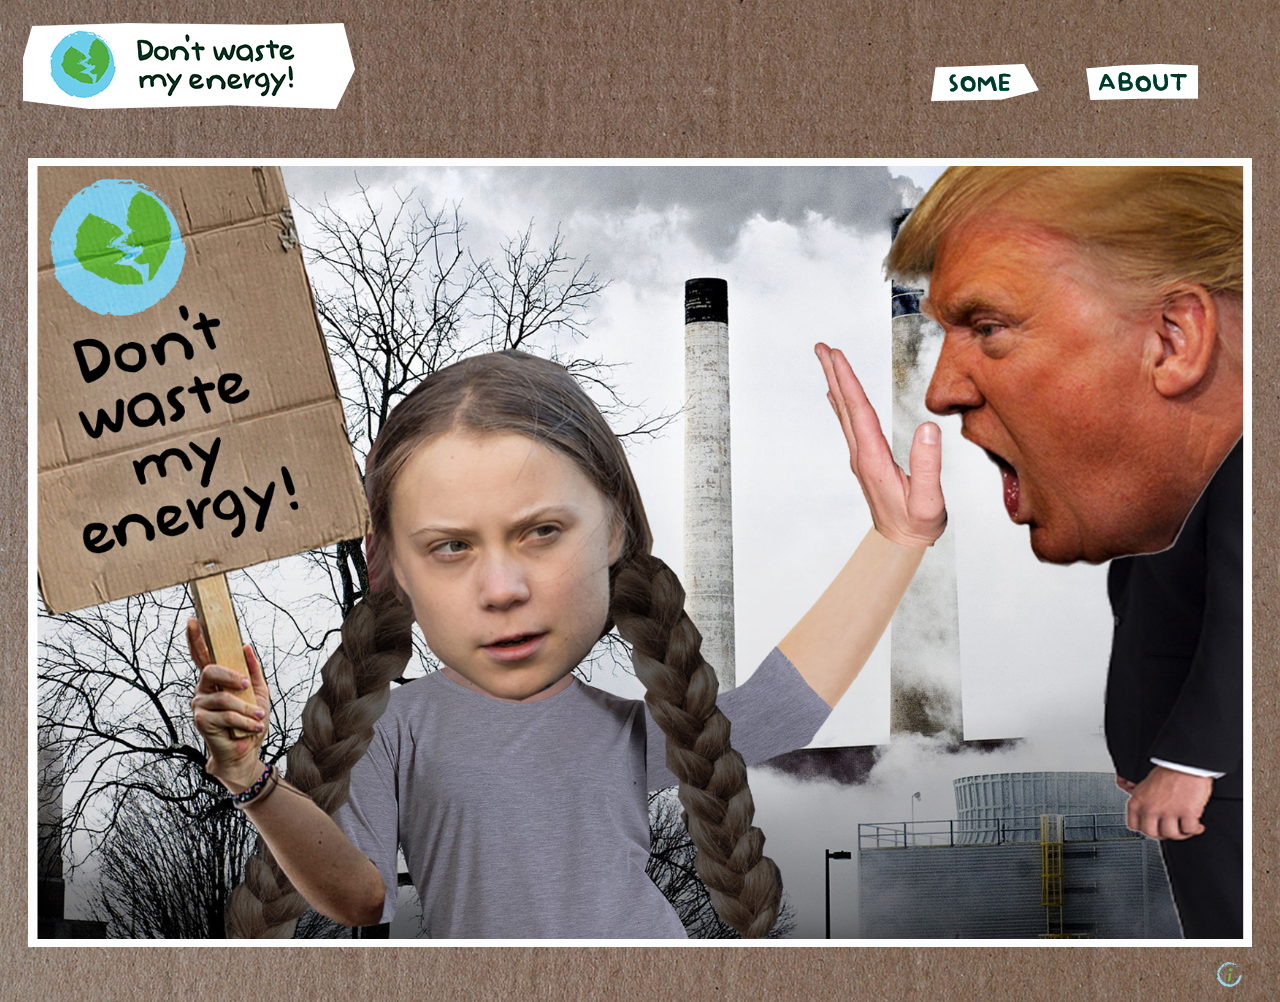
<file: index.html>
<!DOCTYPE html>
<html lang="en">
<head>
    <link rel="icon" type="image/png" href="./img/favicon.png" />
    <meta name="viewport" content="width=device-width, initial-scale=1.0">
    <link rel="stylesheet" href="stylesheet.css" />
    <link rel="preconnect" href="https://fonts.gstatic.com">
    <link href="https://fonts.googleapis.com/css2?family=Nunito:ital,wght@0,200;0,300;0,400;0,600;0,700;0,800;0,900;1,200;1,300;1,400;1,600;1,700;1,800;1,900&display=swap" rel="stylesheet">
    <meta charset="UTF-8">
    <title>DontWasteMyEnergy</title>
</head>
<body>
    <header>
        <div class="col-8">
            <a href="index.html">
                <img class="logo" src="./img/logo2.png" alt="logo" >
            </a>
        </div>
        <div class="col-4">
            <figure >
            <a class="swap-on-hover col-6" href="some.html">
                <img class="navbar swap-on-hover__front-image" src="./img/some_knapp2.png" alt="SOME" >
                <img class="navbar swap-on-hover__back-image" src="./img/some_knapp_gronn.png" alt="SOME" >
            </a>

            <a class="swap-on-hover col-6" href="about.html">
                <img class="navbar swap-on-hover__front-image" src="./img/about_knapp2.png" alt="ABOUT" >
                <img class="navbar swap-on-hover__back-image" src="./img/about_knapp_gronn.png" alt="ABOUT" >
            </a>
            </figure>
        </div>
    </header>
    <picture>
        <source srcset="./img/DWME_mobil2.jpg" media="(max-width: 700px)">
        <source srcset="./img/DWME_kvadrat.jpg" media="(max-width: 1100px)">
        <source srcset="./img/Background.jpg">
        <img class="col-12  bilde" src="./img/Background.jpg" alt="Don't waste my energy!">
    </picture>
    <div >
        <a href="source.html">
        <img class="icon" src="./img/i-symbol.png" alt="info" >
        </a>
    </div>

</body>
</html>
</file>
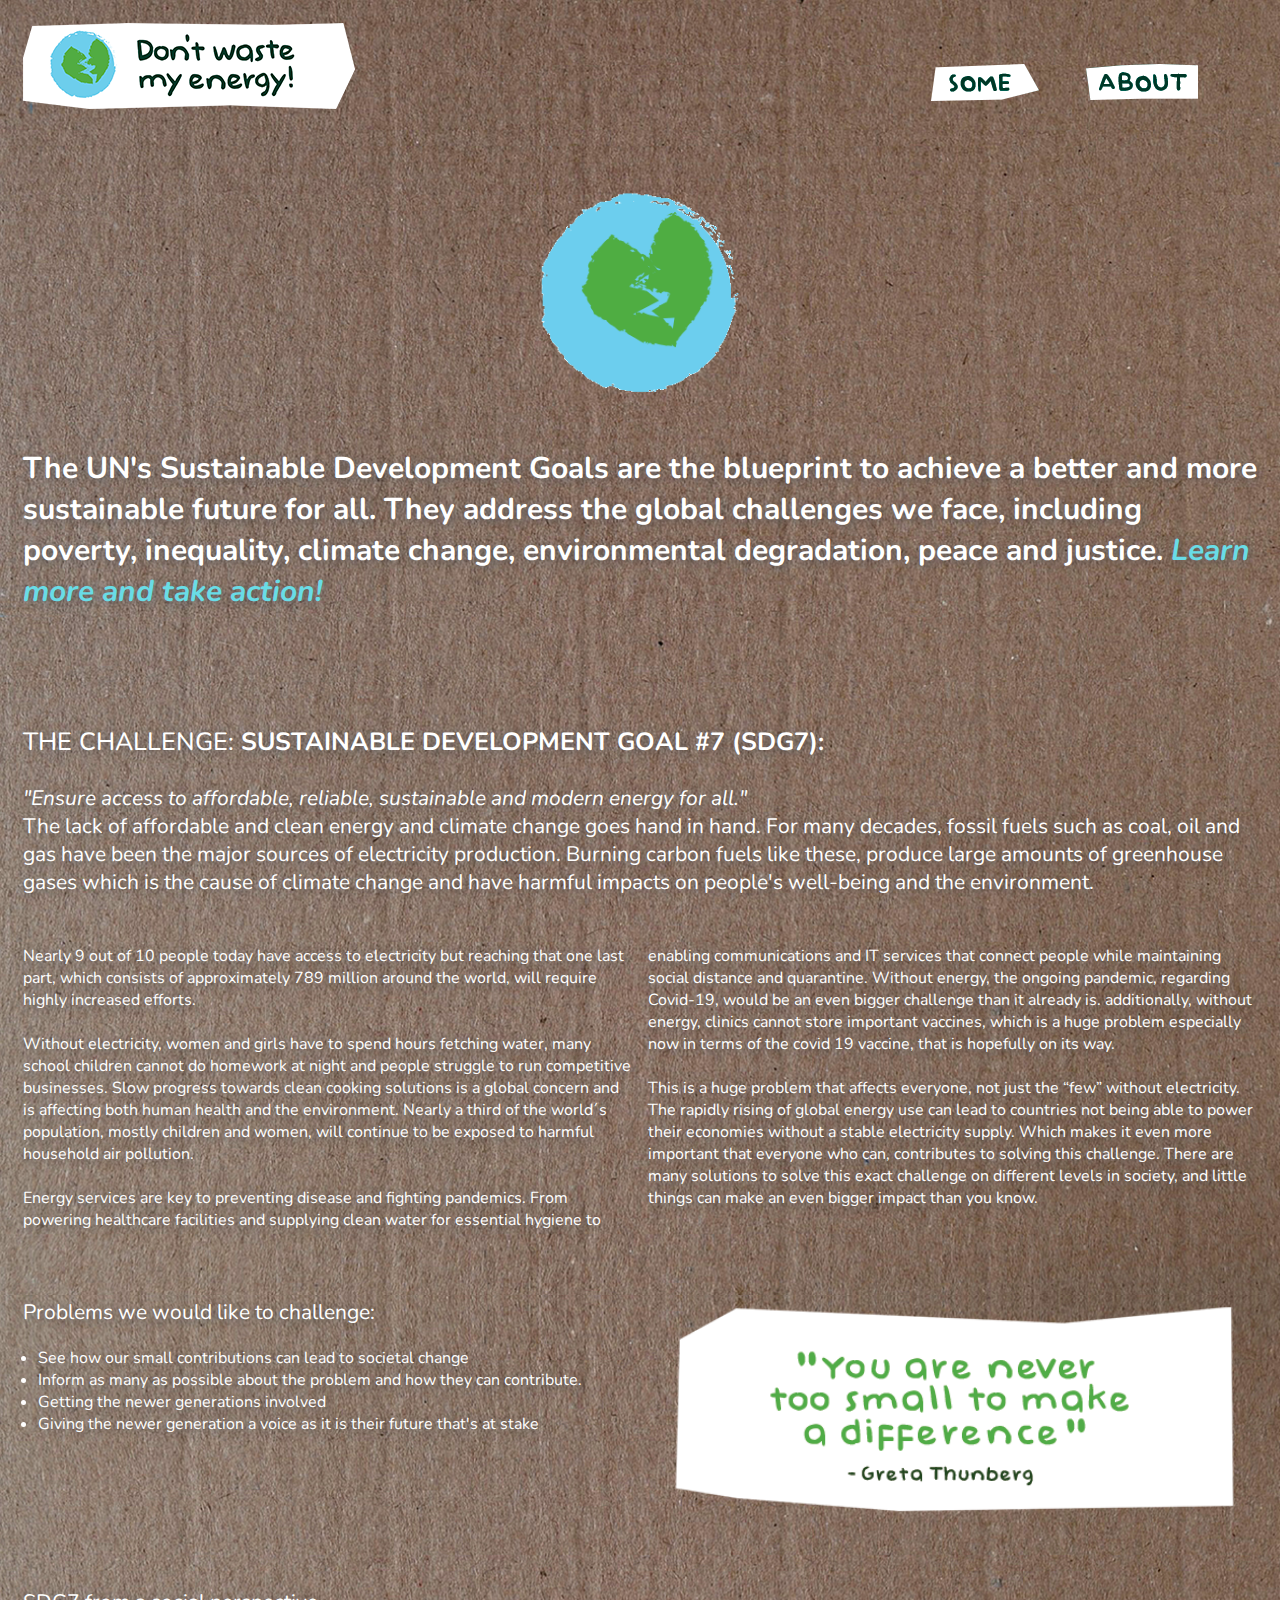
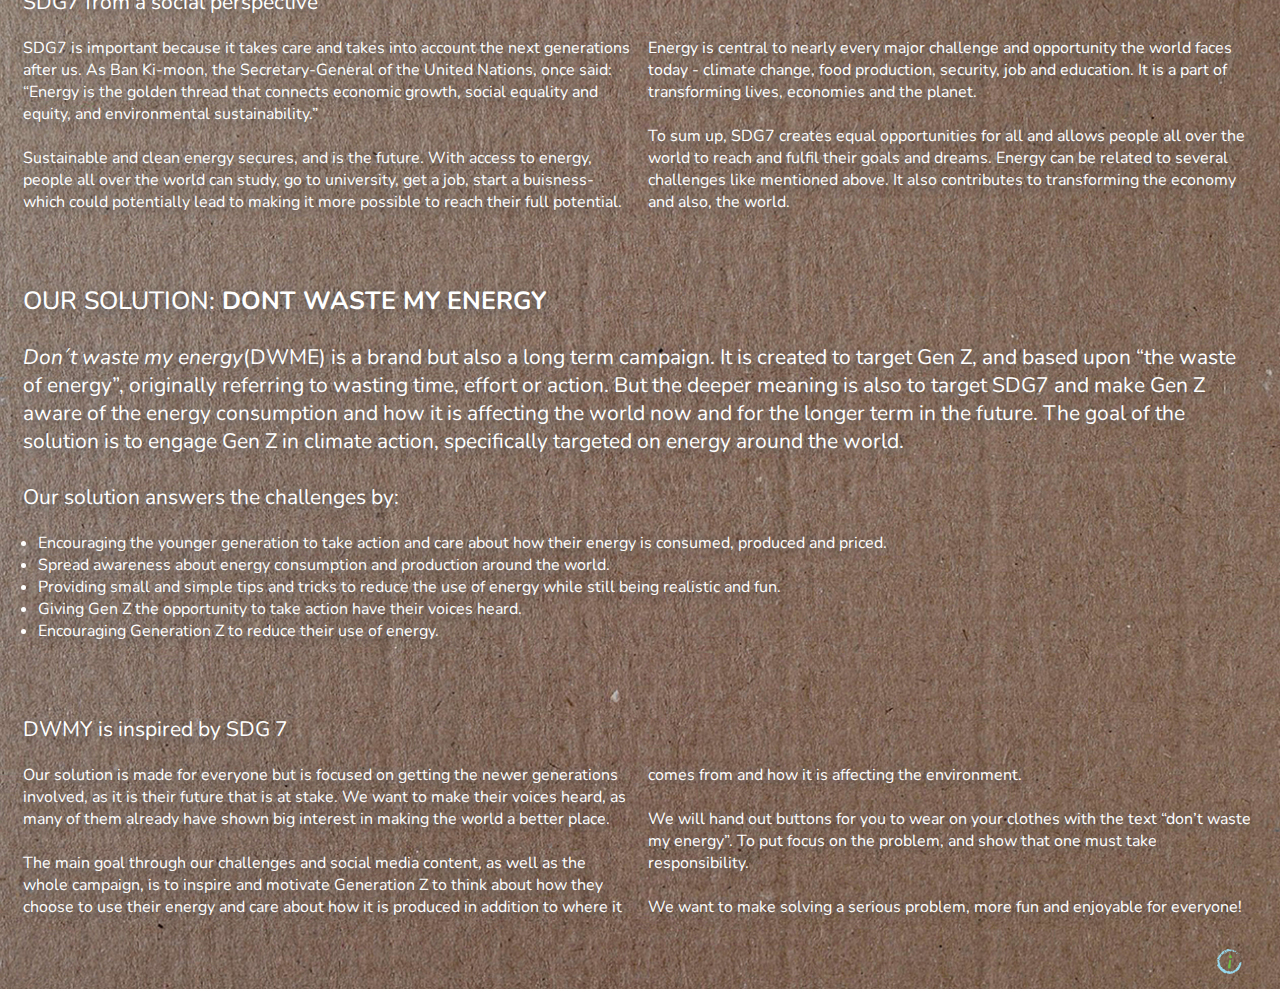
<file: about.html>
<!DOCTYPE html>
<html lang="en">
<head>
    <link rel="icon" type="image/png" href="./img/favicon.png" />
    <meta name="viewport" content="width=device-width, initial-scale=1.0">
    <link rel="stylesheet" href="stylesheet.css" />
    <link rel="preconnect" href="https://fonts.gstatic.com">
    <link href="https://fonts.googleapis.com/css2?family=Nunito:ital,wght@0,200;0,300;0,400;0,600;0,700;0,800;0,900;1,200;1,300;1,400;1,600;1,700;1,800;1,900&display=swap" rel="stylesheet">
    <meta charset="UTF-8">
    <title>DontWasteMyEnergy</title>
</head>
<body>
    <header>
        <div class="col-8">
            <a href="index.html">
                <img class="logo" src="./img/logo2.png" alt="logo" >
            </a>
        </div>
        <div class="col-4">
            <figure >
                <a class="swap-on-hover col-6" href="some.html">
                    <img class="navbar swap-on-hover__front-image" src="./img/some_knapp2.png" alt="SOME" >
                    <img class="navbar swap-on-hover__back-image" src="./img/some_knapp_gronn.png" alt="SOME" >
                </a>

                <a class="swap-on-hover col-6" href="about.html">
                    <img class="navbar swap-on-hover__front-image" src="./img/about_knapp2.png" alt="ABOUT" >
                    <img class="navbar swap-on-hover__back-image" src="./img/about_knapp_gronn.png" alt="ABOUT" >
                </a>
            </figure>
        </div>
    </header>
    <main>
        <div class="col-12"></div>
        <img class="gif" src="./img/DWME.gif" alt="animation">
        <div class="col-12">
            <h3>The UN's Sustainable Development Goals are the blueprint to achieve a better and more sustainable future for all.
                They address the global challenges we face, including poverty, inequality, climate change, environmental degradation,
                peace and justice. <a class="link" href="https://www.un.org/sustainabledevelopment/" target="_blank"><em>Learn more and take action!</em></a> </h3>

            <p class="overskrift ">
                <br /><br />
                THE CHALLENGE:<strong>  SUSTAINABLE DEVELOPMENT GOAL #7 (SDG7):</strong> <br/> </p>
            <p class="ingress"> <em>"Ensure access to affordable, reliable, sustainable and modern
                energy for all."</em> <br />The lack of affordable and clean energy and climate change goes hand in hand.
                For many decades, fossil fuels such as coal, oil and gas have been the major sources of electricity production.
                Burning carbon fuels like these,  produce large amounts of greenhouse gases which is the cause of climate change
                and have harmful impacts on people's well-being and the environment.
                <br /><br />
            <p class="tekst">
                Nearly 9 out of 10 people today have access to electricity but reaching that one last part,
                which consists of approximately 789 million around the world, will require highly increased efforts.
                <br /><br />
                Without electricity, women and girls have to spend hours fetching water, many school children
                cannot do homework at night and people struggle to run competitive businesses. Slow progress towards clean cooking
                solutions is a global concern and is affecting both human health and the environment. Nearly a third of the world´s
                population, mostly children and women, will continue to be exposed to harmful household air pollution.
                <br /><br />
                Energy services are key to preventing disease and fighting pandemics.
                From powering healthcare facilities and supplying clean water for essential hygiene to enabling communications
                and IT services that connect people while maintaining social distance and quarantine. Without energy,
                the ongoing pandemic, regarding Covid-19, would be an even bigger challenge than it already is. additionally,
                without energy, clinics cannot store important vaccines, which is a huge problem especially now in terms of the
                covid 19 vaccine, that is hopefully on its way.
                <br /><br />
                This is a huge problem that affects everyone, not just the “few” without electricity.
                The rapidly rising of global energy use can lead to countries not being able to power their economies without
                a stable electricity supply.
                Which makes it even more important that everyone who can, contributes to solving this challenge.
                There are many solutions to solve this exact challenge on different levels in society, and little
                things can make an even bigger impact than you know.</p>
        </div>
        <div class="col-61">
            <p class="ingress">Problems we would like to challenge:<p>
            <ul class=" liste">
                <li> See how our small contributions can lead to societal change </li>
                <li> Inform as many as possible about the problem and how they can contribute.  </li>
                <li> Getting the newer generations involved </li>
                <li> Giving the newer generation a voice as it is their future that's at stake </li>
            </ul>
        </div>
        <picture>
            <source srcset="./img/Sitater.png" media="(max-width: 700px)">
            <source srcset="./img/Sitater_stor.png" media="(max-width: 950px)">
            <source srcset="./img/Sitater.png">
            <img class="col-61" src="./img/Sitater.png" alt="Sitat">
        </picture>
        <div class="col-12">
            <p class="ingress">SDG7 from a social perspective</p>
            <p class="tekst">
                SDG7 is important because it takes care and takes into account the next generations after us.
                As Ban Ki-moon, the Secretary-General of the United Nations, once said: “Energy is the golden thread
                that connects economic growth, social equality and equity, and environmental sustainability.”
                <br /><br />
                Sustainable and clean energy secures, and is the future. With access to energy, people all over
                the world can study, go to university, get a job, start a buisness- which could potentially lead to making
                it more possible to reach their full potential. Energy is central to nearly every major challenge and opportunity the world faces today -
                climate change, food production, security, job and education. It is a part of transforming lives, economies and the planet.
                <br /><br />
                To sum up, SDG7 creates equal opportunities for all and allows people all over the world to reach and fulfil
                their goals and dreams. Energy can be related to several challenges like mentioned above. It also contributes
                to transforming the economy and also, the world.

            </p>
        </div>
        <div class="col-12">
            <p class="overskrift ">
                OUR SOLUTION: <strong>DONT WASTE MY ENERGY</strong>
            </p>
            <p class="ingress">
                <em>Don´t waste my energy</em>(DWME) is a brand but also a long term campaign. It is created to target Gen Z, and based upon “the waste of energy”,
                originally referring to wasting time, effort or action. But the deeper meaning is also to target SDG7 and make
                Gen Z aware of the energy consumption and how it is affecting the world now and for the longer term in the future.
                The goal of the solution is to engage Gen Z in climate action, specifically targeted on energy around the world.
                <br /><br />
                Our solution answers the challenges by:<br />
            <p>
            <ul class=" liste">
            <li>   Encouraging the younger generation to take action and care about how their energy is consumed, produced and priced.</li>
            <li>   Spread awareness about energy consumption and production around the world.</li>
            <li>   Providing small and simple tips and tricks to reduce the use of energy while still being realistic and fun.</li>
            <li>   Giving Gen Z the opportunity to take action have their voices heard.</li>
            <li>   Encouraging Generation Z to reduce their use of energy.</li>
                </ul>
                <br /><br />
            <p class="ingress">DWMY is inspired by SDG 7</p>

            <p class="tekst">
                Our solution is made for everyone but is focused on getting the newer generations involved, as it is their
                future that is at stake. We want to make their voices heard, as many of them already have shown big interest in
                making the world a better place.
                <br /><br />
                The main goal through our challenges and social media content, as well as the whole campaign, is to inspire and motivate
                Generation Z to think about how they choose to use their energy and care about how it is produced in addition to where
                it comes from and how it is affecting the environment.
                <br /><br />
                We will hand out buttons for you to wear on your clothes with the text “don’t waste my energy”. To put focus on the problem,
                and show that one must take responsibility.
                <br /><br />
                We want to make solving a serious problem, more fun and enjoyable for everyone!
            </p>
        </div>
    </main>
    <div >
        <a href="source.html">
            <img class="icon" src="./img/i-symbol.png" alt="info" >
        </a>
    </div>



</body>
</html>
</file>
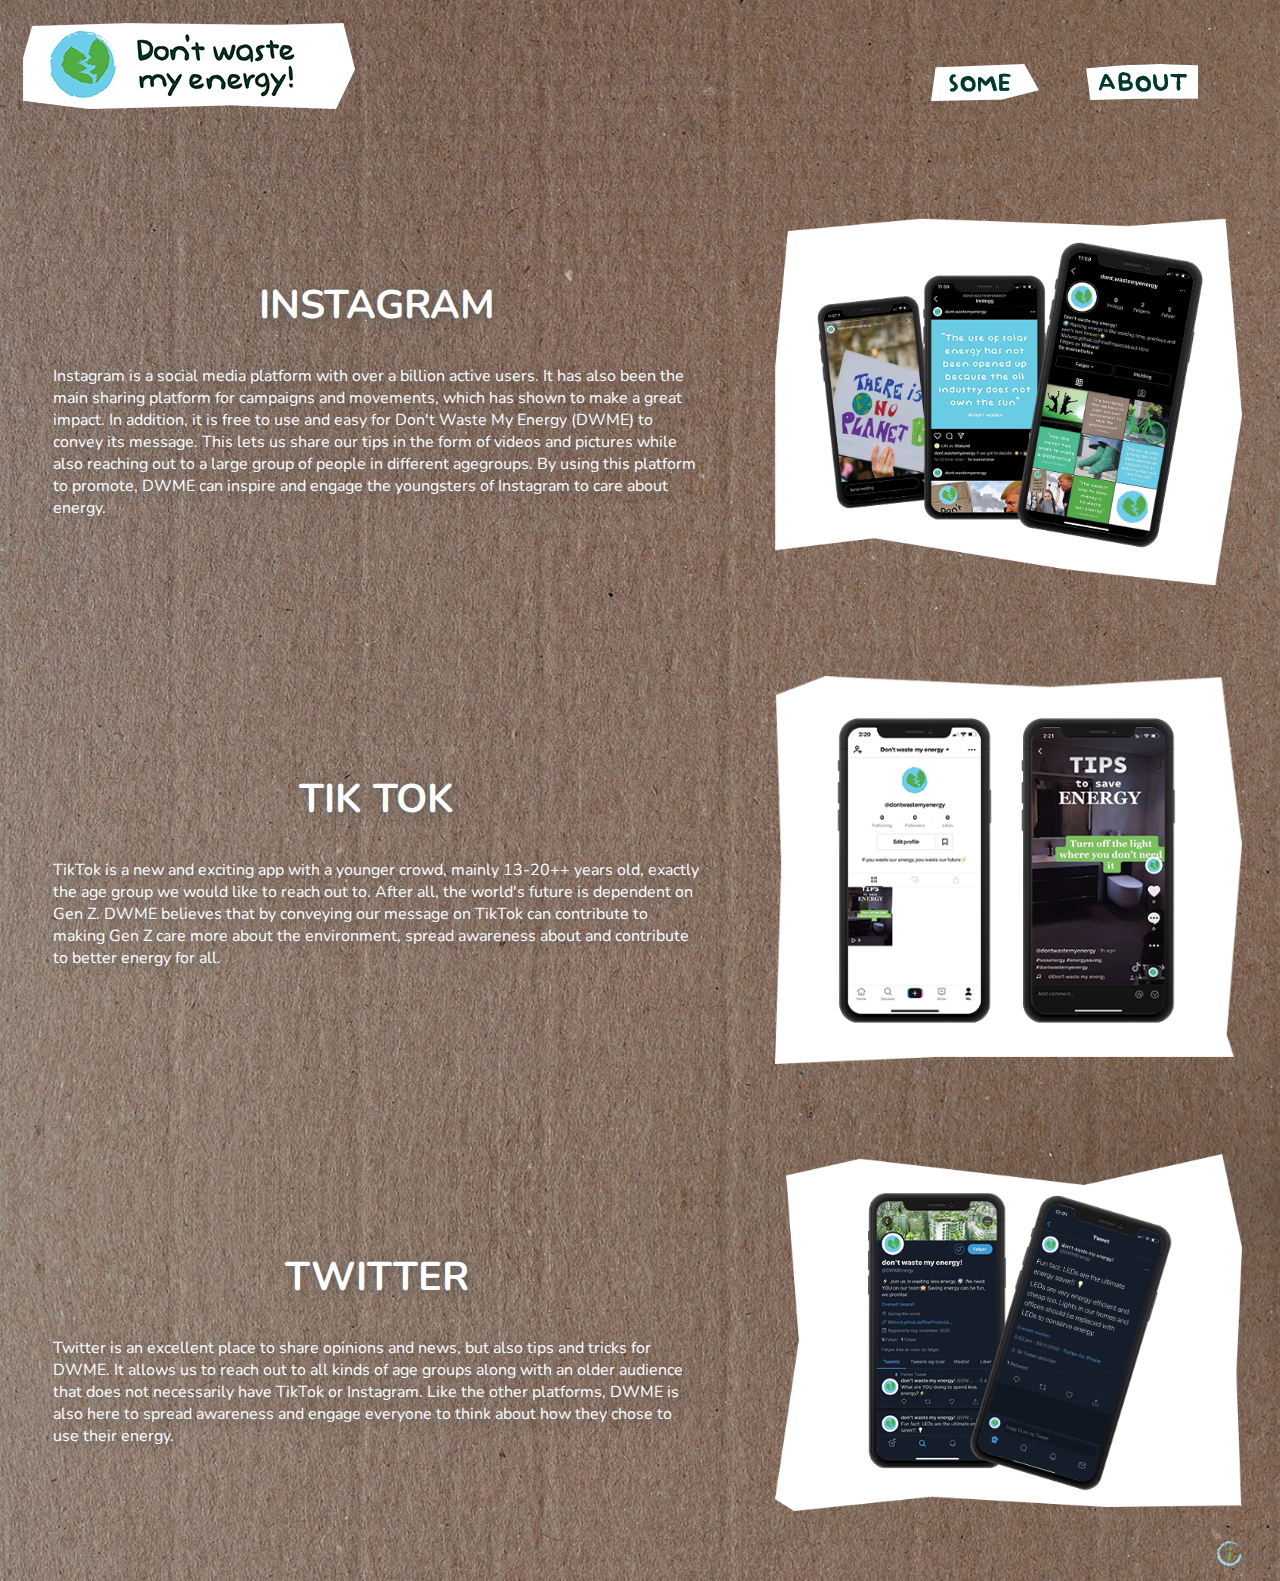
<file: some.html>
<!DOCTYPE html>
<html lang="en">
<head>
    <link rel="icon" type="image/png" href="./img/favicon.png" />
    <meta name="viewport" content="width=device-width, initial-scale=1.0">
    <link rel="stylesheet" href="stylesheet.css" />
    <link rel="preconnect" href="https://fonts.gstatic.com">
    <link href="https://fonts.googleapis.com/css2?family=Nunito:ital,wght@0,200;0,300;0,400;0,600;0,700;0,800;0,900;1,200;1,300;1,400;1,600;1,700;1,800;1,900&display=swap" rel="stylesheet">
    <meta charset="UTF-8">
    <title>DontWasteMyEnergy</title>
</head>
<body>
    <header>
        <div class="col-8">
            <a href="index.html">
                <img class="logo" src="./img/logo2.png" alt="logo" >
            </a>
        </div>
        <div class="col-4">
            <figure >
                <a class="swap-on-hover col-6" href="some.html">
                    <img class="navbar swap-on-hover__front-image" src="./img/some_knapp2.png" alt="SOME" >
                    <img class="navbar swap-on-hover__back-image" src="./img/some_knapp_gronn.png" alt="SOME" >
                </a>

                <a class="swap-on-hover col-6" href="about.html">
                    <img class="navbar swap-on-hover__front-image" src="./img/about_knapp2.png" alt="ABOUT" >
                    <img class="navbar swap-on-hover__back-image" src="./img/about_knapp_gronn.png" alt="ABOUT" >
                </a>
            </figure>
        </div>
    </header>
    <main>
        <div class="col-12">
            <!--<h5>Lorem ipsum dolor sit amet, consectetur adipiscing elit. Sed tellus tellus,
                luctus ut sagittis nec, faucibus vel felis. Donec neque ante, aliquet in orci sit amet,
                interdum fermentum eros. Donec tellus libero, faucibus id tempus ut, consectetur id erat.
                Suspendisse vitae dui eget ex egestas scelerisque. Sed ac risus ac nunc ultricies imperdiet quis ac nunc.
                Aenean non felis ac mauris finibus consectetur.
            </h5>-->
            </div>
        <div class="col-7">
            <br /><br />
            <br /><br />
            <h2>INSTAGRAM</h2>
            <p class="marg">Instagram is a social media platform with over a billion active users. It has also been the main sharing
                platform for campaigns and movements, which has shown to make a great impact. In addition, it is free to use
                and easy for Don't Waste My Energy (DWME) to convey its message. This lets us share our tips in the form of videos
                and pictures while also reaching out to a large group of people in different agegroups. By using this
                platform to promote, DWME can inspire and engage the youngsters of Instagram to care about energy.
            </p> <b></b></p>

        </div>
        <br /><br />
        <a href="https://www.instagram.com/dont.wastemyenergy/" target="_blank">
        <img class="col-5 mockup" src="./img/Instagram.png" alt="instagram">
        </a>
        <div class="col-12"></div>
        <div class="col-7">
            <br /><br />
            <br /><br />
            <br /><br />
            <h2>TIK TOK</h2>
            <p class="marg">TikTok is a new and exciting app with a younger crowd, mainly 13-20++ years old, exactly
                the age group we would like to reach out to.
                After all, the world's future is dependent on Gen Z. DWME believes that by conveying our message on
                TikTok can contribute to making Gen Z care more about the environment, spread awareness about and contribute
                to better energy for all.</p>
        </div>
        <a href="https://www.tiktok.com/@dontwastemyenergy" target="_blank">
        <img class="col-5 mockup" src="./img/TikTok.png" alt="tik tok">
        </a>
        <div class="col-12"></div>
        <div class="col-7">
            <br /><br />
            <br /><br />
            <br /><br />
            <h2>TWITTER</h2>
            <p class="marg">Twitter is an excellent place to share opinions and news, but also tips and tricks for DWME.
                It allows us to reach out to all kinds of age groups along with an older audience that does
                not necessarily have TikTok or Instagram. Like the other platforms, DWME is also here to spread
                awareness and engage everyone to think about how they chose to use their energy.</p>
        </div>
        <a href="https://twitter.com/dwmenergy" target="_blank">
        <img class="col-5 mockup" src="./img/Twitter.png" alt="twitter">
        </a>
    </main>
    <div class="col-12">
    </div>
    <div >
        <a href="source.html">
            <img class="icon" src="./img/i-symbol.png" alt="info" >
        </a>
    </div>



</body>
</html>
</file>
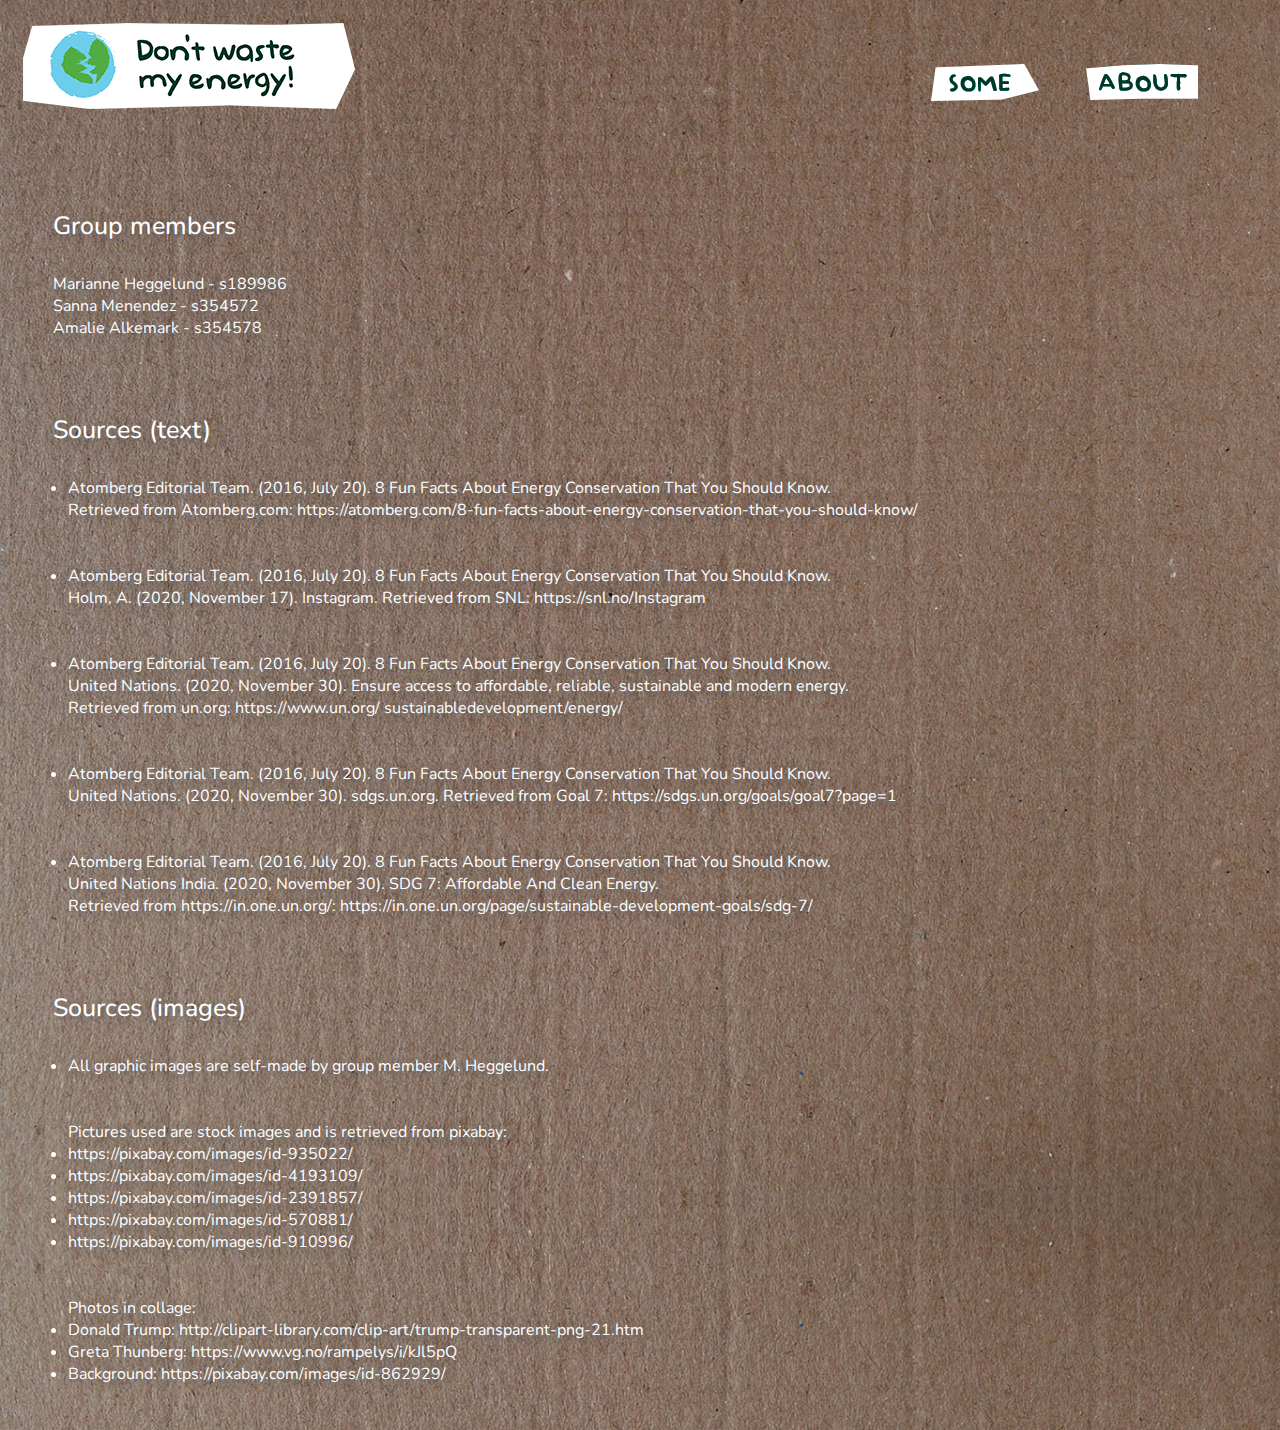
<file: source.html>
<!DOCTYPE html>
<html lang="en">
<head>
    <link rel="icon" type="image/png" href="./img/favicon.png" />
    <meta name="viewport" content="width=device-width, initial-scale=1.0">
    <link rel="stylesheet" href="stylesheet.css" />
    <link rel="preconnect" href="https://fonts.gstatic.com">
    <link href="https://fonts.googleapis.com/css2?family=Nunito:ital,wght@0,200;0,300;0,400;0,600;0,700;0,800;0,900;1,200;1,300;1,400;1,600;1,700;1,800;1,900&display=swap" rel="stylesheet">
    <meta charset="UTF-8">
    <title>DontWasteMyEnergy</title>
</head>
<body>
<header>
    <div class="col-8">
        <a href="index.html">
            <img class="logo" src="./img/logo2.png" alt="logo" >
        </a>
    </div>
    <div class="col-4">
        <figure >
            <a class="swap-on-hover col-6" href="some.html">
                <img class="navbar swap-on-hover__front-image" src="./img/some_knapp2.png" alt="SOME" >
                <img class="navbar swap-on-hover__back-image" src="./img/some_knapp_gronn.png" alt="SOME" >
            </a>

            <a class="swap-on-hover col-6" href="about.html">
                <img class="navbar swap-on-hover__front-image" src="./img/about_knapp2.png" alt="ABOUT" >
                <img class="navbar swap-on-hover__back-image" src="./img/about_knapp_gronn.png" alt="ABOUT" >
            </a>
        </figure>
    </div>
    <div class="col-11">
        <br /><br />
        <p class="overskrift marg">
            Group members
        </p>
        <p class="marg">
            Marianne Heggelund - s189986<br/>
            Sanna Menendez - s354572<br/>
            Amalie Alkemark - s354578<br/>
            <br /><br />
        </p>
        <p class="overskrift marg">
            Sources (text)
        </p>
        <ul class="liste marg">
            <li>Atomberg Editorial Team. (2016, July 20). 8 Fun Facts About Energy Conservation That You Should Know.<br/>
                Retrieved from Atomberg.com: https://atomberg.com/8-fun-facts-about-energy-conservation-that-you-should-know/</li>
            <br/><br/>
            <li>Atomberg Editorial Team. (2016, July 20). 8 Fun Facts About Energy Conservation That You Should Know.<br/>
                Holm, A. (2020, November 17). Instagram. Retrieved from SNL: https://snl.no/Instagram</li>
            <br/><br/>
            <li>Atomberg Editorial Team. (2016, July 20). 8 Fun Facts About Energy Conservation That You Should Know.<br/>
                United Nations. (2020, November 30). Ensure access to affordable, reliable, sustainable and modern energy.<br/>
            Retrieved from un.org: https://www.un.org/ sustainabledevelopment/energy/</li>
            <br/><br/>
            <li>Atomberg Editorial Team. (2016, July 20). 8 Fun Facts About Energy Conservation That You Should Know.<br/>
                United Nations. (2020, November 30). sdgs.un.org. Retrieved from Goal 7: https://sdgs.un.org/goals/goal7?page=1</li>
            <br/><br/>
            <li>Atomberg Editorial Team. (2016, July 20). 8 Fun Facts About Energy Conservation That You Should Know.<br/>
                United Nations India. (2020, November 30). SDG 7: Affordable And Clean Energy. <br/>Retrieved from https://in.one.un.org/:
            https://in.one.un.org/page/sustainable-development-goals/sdg-7/</li>
            <br/><br/>
        </ul>
        <p class="overskrift marg">
            Sources (images)
        </p>
        <ul class="liste marg">
            <li>All graphic images are self-made by group member M. Heggelund.</li>
            <br/><br/>
            Pictures used are stock images and is retrieved from pixabay:

            <li>https://pixabay.com/images/id-935022/<br/></li>
            <li>https://pixabay.com/images/id-4193109/<br/></li>
            <li>https://pixabay.com/images/id-2391857/<br/></li>
            <li>https://pixabay.com/images/id-570881/<br/></li>
            <li>https://pixabay.com/images/id-910996/<br/></li>
            <br/><br/></li>
            Photos in collage:
            <li>Donald Trump: http://clipart-library.com/clip-art/trump-transparent-png-21.htm<br/></li>
            <li>Greta Thunberg: https://www.vg.no/rampelys/i/kJl5pQ</li>
            <li>Background: https://pixabay.com/images/id-862929/</li>
        </ul>


    </div>
</header>



</body>
</html>
</file>
<file: stylesheet.css>
* {
  box-sizing: border-box;
  
}
/* ================================================================= */
/* ======================== BAKGRUNDSBILDE ========================= */
/* ================================================================= */

body {
 background-image: url("./img/Background_2_JUSTERT.jpg");
 background-repeat: no-repeat;
 background-size: cover;
}

@media only screen and (max-width: 1100px) {
  body {
    background-image: url("./img/Background_3_JUSTERT.jpg");
  }
}
@media only screen and (max-width: 700px) {
  body {
    background-image: url("./img/Background_4_JUSTERT copy.jpg");
  }
}



/* ================================================================= */
/* ==================== INNDELING AV KOLONNER ====================== */
/* ================================================================= */

.col-1 {width: 8.33%;}
.col-2 {width: 16.66%;}
.col-3 {width: 25%;}
.col-4 {width: 33.33%;}
.col-5 {width: 41.66%;}
.col-6 {width: 50%;}
.col-61 {width: 50%;}
.col-7 {width: 58.33%;}
.col-8 {width: 66.66%;}
.col-9 {width: 75%;}
.col-10 {width: 83.33%;}
.col-11 {width: 91.66%;}
.col-12 {width: 100%;}

[class*="col-"] {
  float: left;
  padding: 15px;
  border: 0px solid red;
}

/* ================================================================= */
/* ============================= HEADER ============================ */
/* ================================================================= */

.navbar{
    float: right;
    /*width: 20%;*/
    padding: 10px 10px 0px 10px;
}

.swap-on-hover img {
    position: absolute;
    overflow: hidden;
}
.swap-on-hover .swap-on-hover__front-image {
  z-index: 9999;
  transition: opacity .1s linear;
  cursor: pointer;
}
.swap-on-hover:hover > .swap-on-hover__front-image{
  opacity: 0;
}

/* ================================================================= */
/* ============================= BILDER ============================= */
/* ================================================================= */

.bilde{
    padding: 30px 20px 15px 20px;
}

.mockup{
   /* max-width: 40%;
    max-width: 637px
    margin-top : 50px;*/
    padding: 60px 30px 0px 30px;
}

.gif{
    display: block;
    margin-left: auto;
    margin-right: auto;
    max-width: 300px;
    padding: 0px 20px 0px 20px;
}

.icon{
    float: right;
    height: 40px;
    padding: 0px 30px 15px 0px;
}

/* ================================================================= */
/* ============================= Tekst ============================= */
/* ================================================================= */

h6{
    text-align: right;
    color: white;
    font-style: italic;
    font-style: lighter;
    font-weight: 100;
    text-shadow: 2px 2px 10px #5B5B5B;
}

h5{
    font-family: Nunito, arial, sans-serif;
    color: white;
    font-size: 19px;
    /*text-shadow: 2px 2px 10px #5B5B5B;  */
}

h4{
    font-family: Nunito, arial, sans-serif;
    color: white;
    text-align: left;
    text-shadow: 2px 2px 10px #5B5B5B;
    font-size: 24px;
    padding: 10px 20px 0px 20px;
}

h3{
    font-family: Nunito, arial, sans-serif;
    color: white;
    /*text-align: center;*/
    padding: 0px 0px 15px 0px;
    font-size: 30px;
    /*font-style: italic;*/
    font-weight: 700;
    text-shadow: 2px 2px 10px #5B5B5B;
    /*text-align: justify;*/
}

h2{
    font-family: Nunito,arial, sans-serif;
    font-weight: 700;
    font-size: 40px;
    color: white;
    text-align: center;
    text-shadow: 2px 2px 10px #5B5B5B;

}

p{
    font-family: Nunito, arial, sans-serif;
    color: white;
    text-shadow: 2px 2px 10px #5B5B5B;
}

.tekst{
    column-count: 2;
}

.link{
    text-decoration: none;
    color: #69DCE6;
}

.overskrift{
    font-size: 25px;
    font-weight: 500;
    font-family: Nunito, arial, sans-serif;
    padding: 0px 0px 0px 0px;
}

.ingress{
    font-size: 21px;
}

.marg{
    margin: 30px;
}

.liste{
    font-family: Nunito, arial, sans-serif;
    color: white;
    text-shadow: 2px 2px 10px #5B5B5B;
    padding: 0px 15px 0px 15px;
}

.farge{
    color: #21CE68;
}

.fargeTo{
    color: #FC5F5F;
}

/* ================================================================= */
/* ====================== RESPONSIVE SKJERM ======================== */
/* ================================================================= */

@media only screen and (max-width: 1100px) {
    .col-8 {width: 50%;}
    .col-4 { width: 50%;}
    .mockup{
    padding: 130px 30px 0px 30px;
    }
}

@media only screen and (max-width: 700px) {
  /*[class*="col-"] {
    width: 100%;
  }*/

   .col-61 {width: 100%;}
   .col-8 {width: 100%;}
   .col-5 {width: 100%;}
   .col-7 {width: 100%;}
   .col-4 {
   width: 100%;
   padding: 0px 10px 0px 0px;
   }

  .navbar{
      float: right;
      padding: 0px 50px 3px 0px;
      margin:  0px 50px 0px 0px;
  }*/
  .logo{
    padding: 15px 15px 0px 15px;
  }
  .bilde{
      padding: 50px 15px 15px 15px;
  }
  .tekst{
      column-count: 1;
  }

  h6{
      text-align: center;
      padding: 0px;
      }

   .gif{
      display: block;
      margin-left: auto;
      margin-right: auto;
      max-width: none;
      padding: 30px 0px 0px 0px;
    }

   .mockup{
      padding: 0px 30px 0px 30px;
   }
}
</file>
